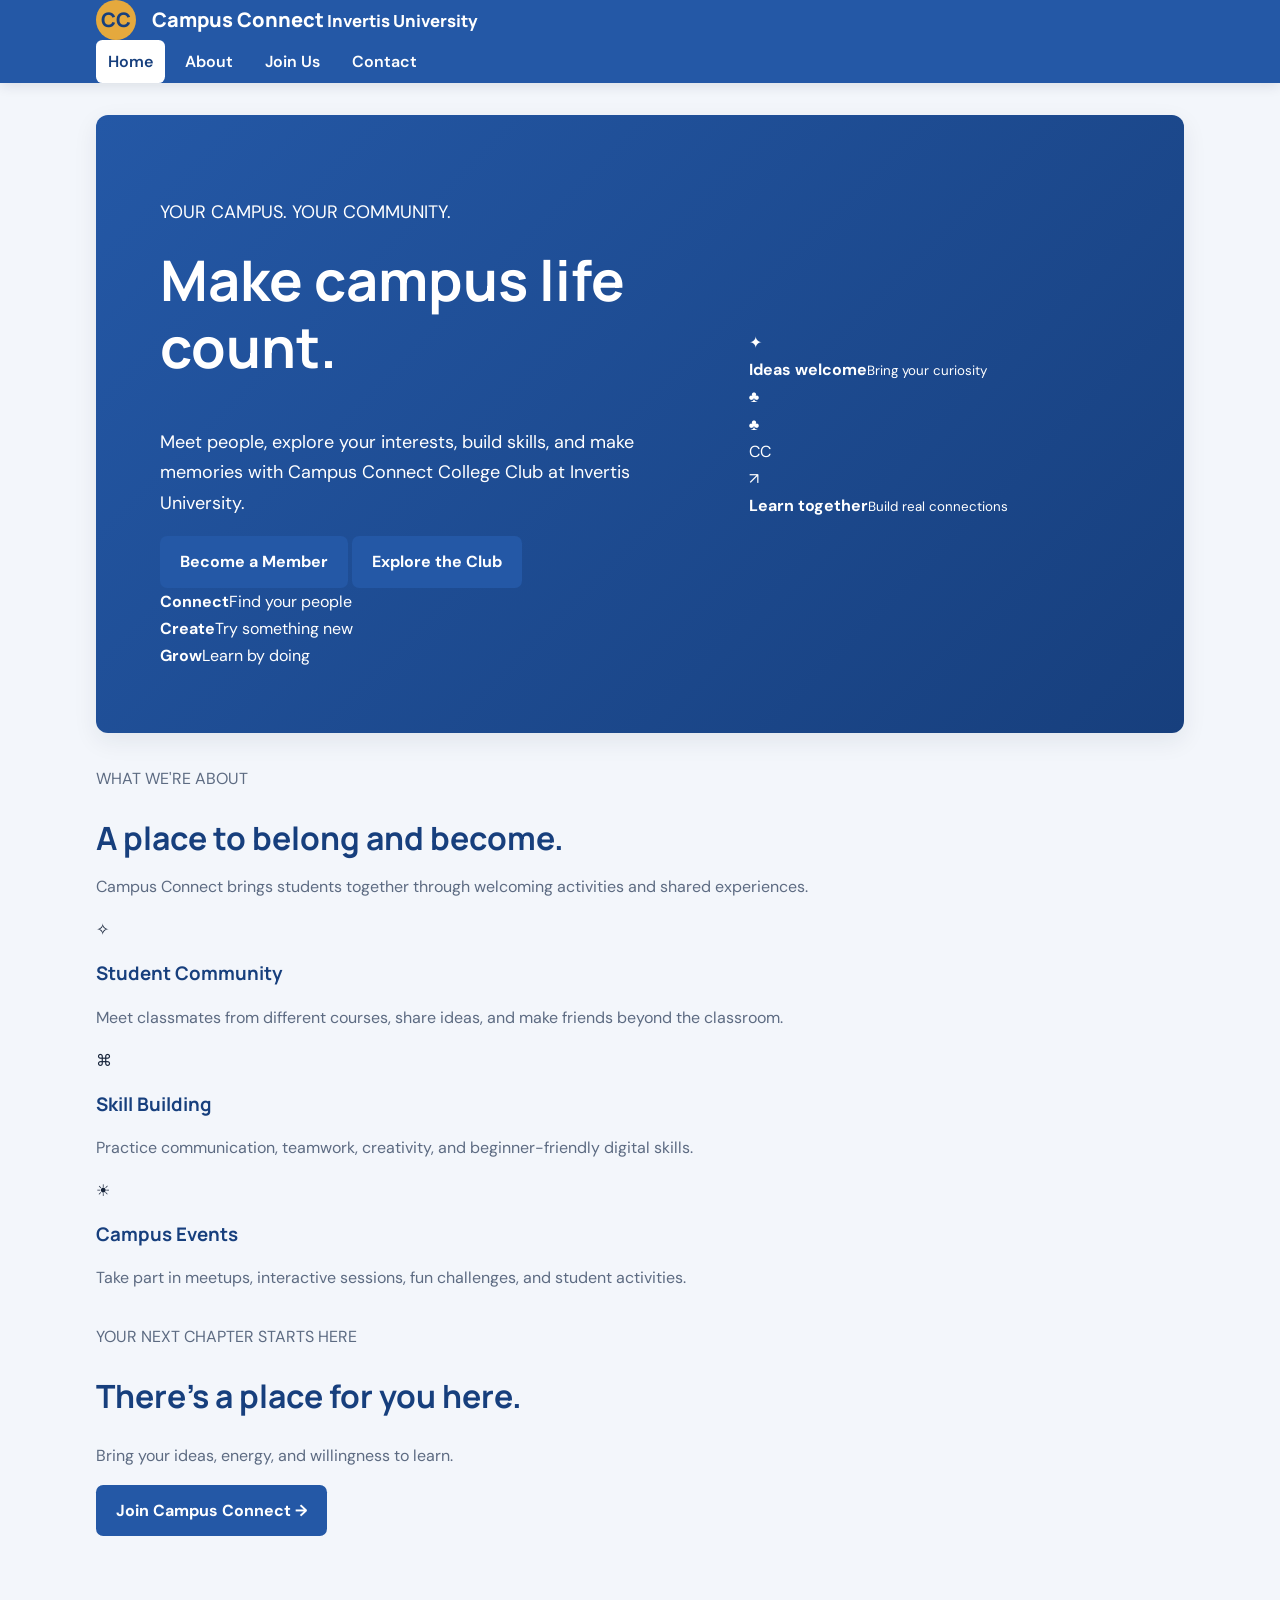
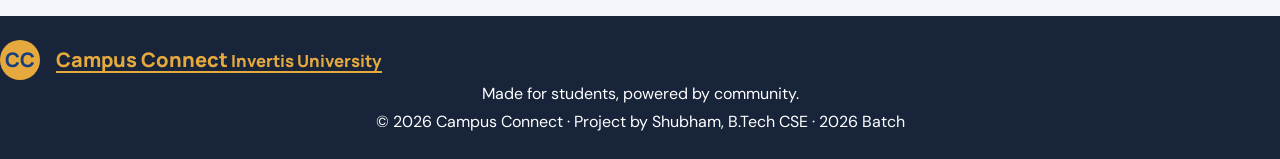
<file: index.html>
<!DOCTYPE html>
<html lang="en">
<head>
  <meta charset="UTF-8">
  <meta name="viewport" content="width=device-width, initial-scale=1.0">
  <meta name="description" content="Campus Connect student club at Invertis University.">
  <title>Campus Connect | Invertis University</title>
  <link rel="icon" type="image/svg+xml" href="favicon.svg">
  <link rel="stylesheet" href="style.css">
</head>
<body>
  <header class="site-header">
    <a class="brand" href="index.html">
      <span class="brand-mark">CC</span>
      <span>Campus Connect<small> Invertis University</small></span>
    </a>
    <nav aria-label="Main navigation">
      <a class="active" href="index.html">Home</a>
      <a href="about.html">About</a>
      <a href="registration.html">Join Us</a>
      <a href="contact.html">Contact</a>
    </nav>
  </header>

  <main>
    <section class="hero">
      <div class="hero-copy">
        <p class="eyebrow">YOUR CAMPUS. YOUR COMMUNITY.</p>
        <h1>Make campus life <span>count.</span></h1>
        <p class="lead">
          Meet people, explore your interests, build skills, and make
          memories with Campus Connect College Club at Invertis University.
        </p>
        <div class="button-row">
          <a class="button" href="registration.html">Become a Member</a>
          <a class="button button-outline" href="about.html">Explore the Club</a>
        </div>

        <div class="quick-facts">
          <div><strong>Connect</strong><span>Find your people</span></div>
          <div><strong>Create</strong><span>Try something new</span></div>
          <div><strong>Grow</strong><span>Learn by doing</span></div>
        </div>
      </div>

      <div class="hero-art" role="img" aria-label="Campus Connect illustration">
        <div class="orbit orbit-one"></div>
        <div class="orbit orbit-two"></div>
        <div class="art-card card-top">
          <span>✦</span>
          <div><strong>Ideas welcome</strong><small>Bring your curiosity</small></div>
        </div>
        <div class="student-illustration">
          <div class="sun"></div>
          <div class="person person-one"><i></i><b></b></div>
          <div class="person person-two"><i></i><b></b></div>
          <div class="plant plant-one">♣</div>
          <div class="plant plant-two">♣</div>
          <div class="laptop">CC</div>
        </div>
        <div class="art-card card-bottom">
          <span>↗</span>
          <div><strong>Learn together</strong><small>Build real connections</small></div>
        </div>
      </div>
    </section>

    <section class="section">
      <div class="section-heading">
        <p class="eyebrow">WHAT WE'RE ABOUT</p>
        <h2>A place to belong <span>and become.</span></h2>
        <p>Campus Connect brings students together through welcoming activities and shared experiences.</p>
      </div>

      <div class="feature-grid">
        <article class="feature-card">
          <div class="feature-icon">✧</div>
          <h3>Student Community</h3>
          <p>Meet classmates from different courses, share ideas, and make friends beyond the classroom.</p>
        </article>
        <article class="feature-card">
          <div class="feature-icon">⌘</div>
          <h3>Skill Building</h3>
          <p>Practice communication, teamwork, creativity, and beginner-friendly digital skills.</p>
        </article>
        <article class="feature-card">
          <div class="feature-icon">☀</div>
          <h3>Campus Events</h3>
          <p>Take part in meetups, interactive sessions, fun challenges, and student activities.</p>
        </article>
      </div>
    </section>

    <section class="cta-band">
      <div>
        <p class="eyebrow">YOUR NEXT CHAPTER STARTS HERE</p>
        <h2>There's a place for you here.</h2>
        <p>Bring your ideas, energy, and willingness to learn.</p>
      </div>
      <a class="button button-light" href="registration.html">Join Campus Connect →</a>
    </section>
  </main>

  <footer class="site-footer">
    <a class="brand brand-footer" href="index.html">
      <span class="brand-mark">CC</span>
      <span>Campus Connect<small> Invertis University</small></span>
    </a>
    <p>Made for students, powered by community.</p>
    <p class="copyright">© 2026 Campus Connect · Project by Shubham, B.Tech CSE · 2026 Batch</p>
  </footer>
</body>
</html>
</file>
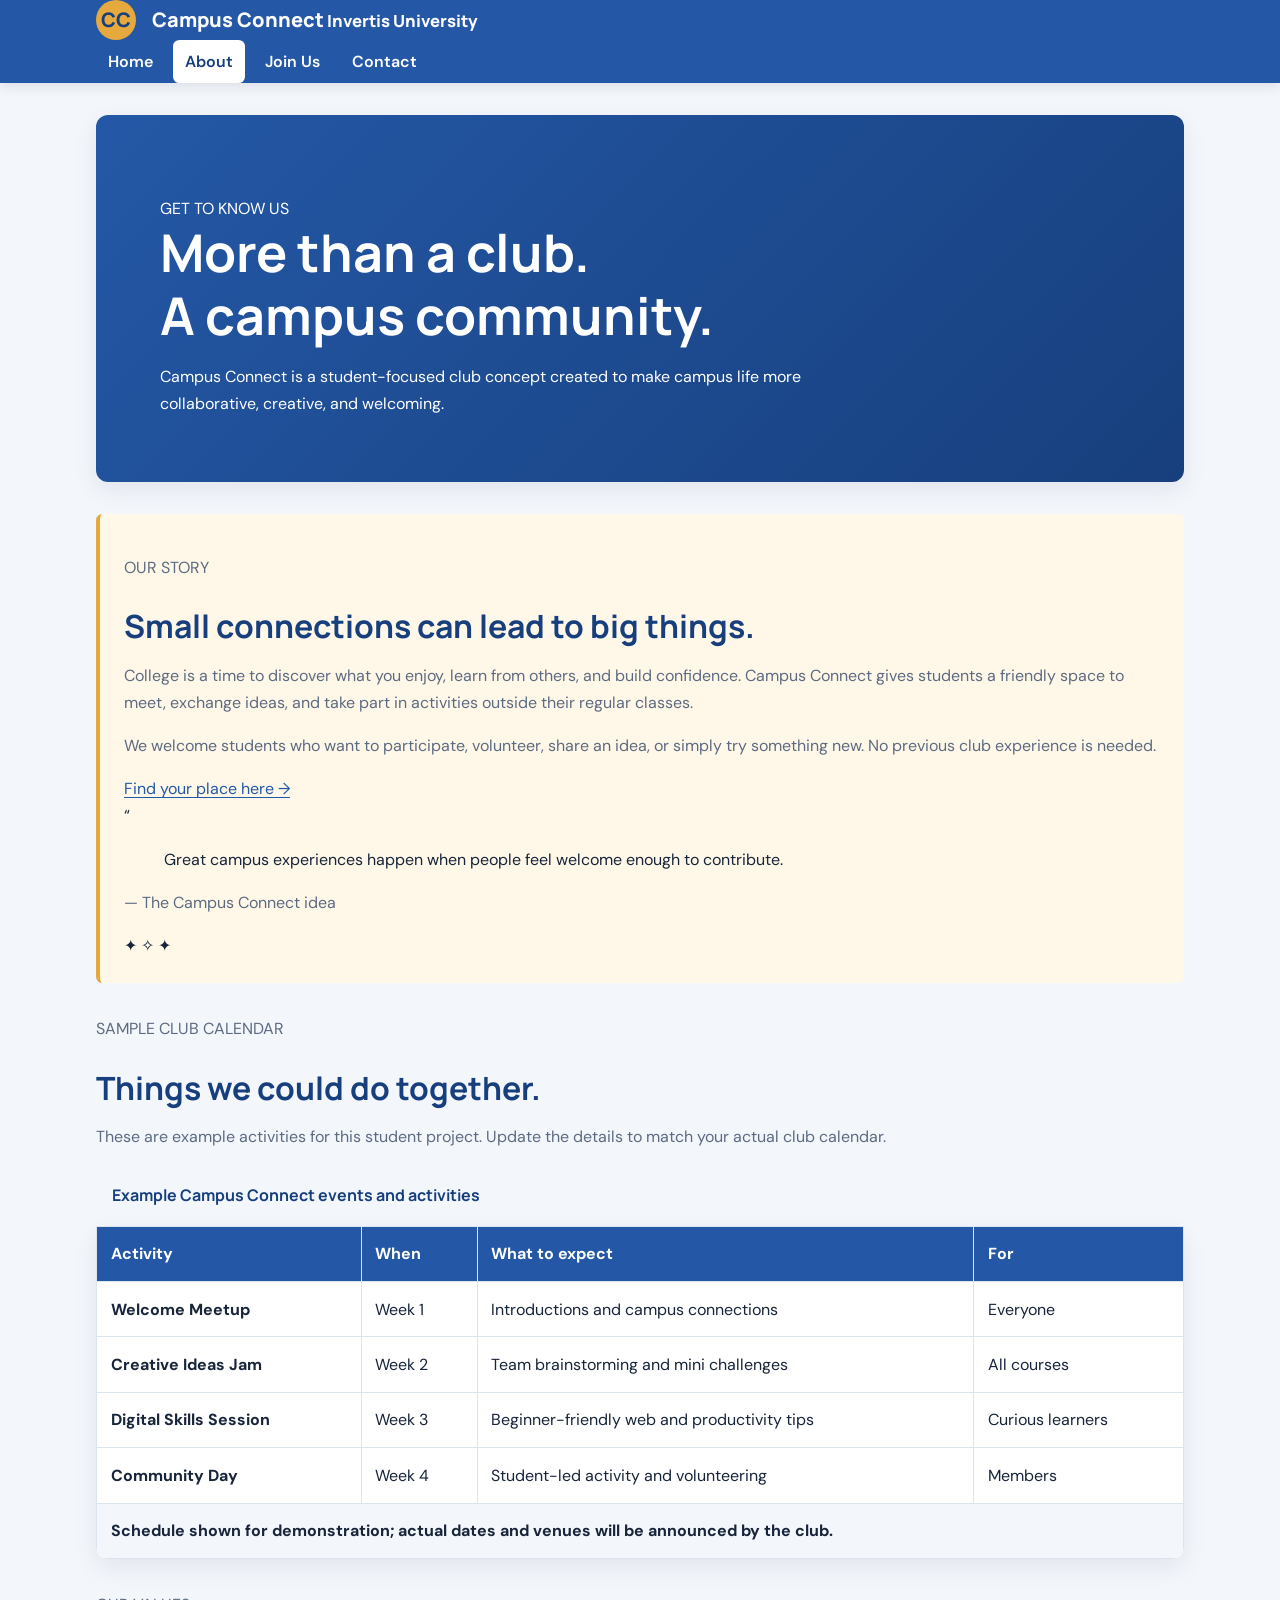
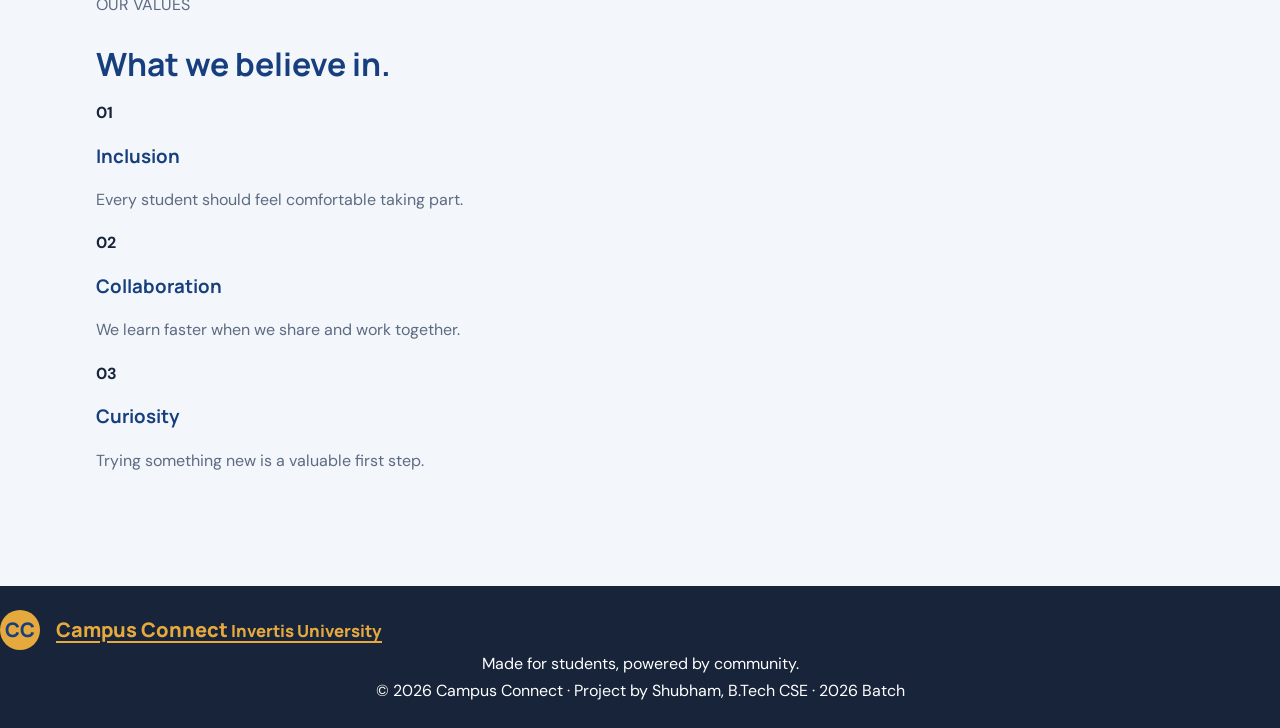
<file: about.html>
<!DOCTYPE html>
<html lang="en">
<head>
  <meta charset="UTF-8">
  <meta name="viewport" content="width=device-width, initial-scale=1.0">
  <meta name="description" content="Learn about Campus Connect College Club.">
  <title>About | Campus Connect</title>
  <link rel="icon" type="image/svg+xml" href="favicon.svg">
  <link rel="stylesheet" href="style.css">
</head>
<body>
  <header class="site-header">
    <a class="brand" href="index.html">
      <span class="brand-mark">CC</span>
      <span>Campus Connect<small> Invertis University</small></span>
    </a>
    <nav aria-label="Main navigation">
      <a href="index.html">Home</a>
      <a class="active" href="about.html">About</a>
      <a href="registration.html">Join Us</a>
      <a href="contact.html">Contact</a>
    </nav>
  </header>

  <main>
    <section class="page-hero">
      <p class="eyebrow">GET TO KNOW US</p>
      <h1>More than a club.<br><span>A campus community.</span></h1>
      <p>Campus Connect is a student-focused club concept created to make campus life more collaborative, creative, and welcoming.</p>
    </section>

    <section class="section" id="join-us">
      <div>
        <p class="eyebrow">OUR STORY</p>
        <h2>Small connections can lead to <span>big things.</span></h2>
        <p>College is a time to discover what you enjoy, learn from others, and build confidence. Campus Connect gives students a friendly space to meet, exchange ideas, and take part in activities outside their regular classes.</p>
        <p>We welcome students who want to participate, volunteer, share an idea, or simply try something new. No previous club experience is needed.</p>
        <a class="text-link" href="registration.html">Find your place here →</a>
      </div>

      <aside class="quote-card">
        <span class="quote-mark">“</span>
        <blockquote>Great campus experiences happen when people feel welcome enough to contribute.</blockquote>
        <p>— The Campus Connect idea</p>
        <div class="quote-decoration">✦ ✧ ✦</div>
      </aside>
    </section>

    <section class="section section-tint">
      <div class="section-heading">
        <p class="eyebrow">SAMPLE CLUB CALENDAR</p>
        <h2>Things we could do <span>together.</span></h2>
        <p>These are example activities for this student project. Update the details to match your actual club calendar.</p>
      </div>

      <div class="table-wrap">
        <table>
          <caption>Example Campus Connect events and activities</caption>
          <thead>
            <tr>
              <th scope="col">Activity</th>
              <th scope="col">When</th>
              <th scope="col">What to expect</th>
              <th scope="col">For</th>
            </tr>
          </thead>
          <tbody>
            <tr>
              <td><strong>Welcome Meetup</strong></td>
              <td>Week 1</td>
              <td>Introductions and campus connections</td>
              <td>Everyone</td>
            </tr>
            <tr>
              <td><strong>Creative Ideas Jam</strong></td>
              <td>Week 2</td>
              <td>Team brainstorming and mini challenges</td>
              <td>All courses</td>
            </tr>
            <tr>
              <td><strong>Digital Skills Session</strong></td>
              <td>Week 3</td>
              <td>Beginner-friendly web and productivity tips</td>
              <td>Curious learners</td>
            </tr>
            <tr>
              <td><strong>Community Day</strong></td>
              <td>Week 4</td>
              <td>Student-led activity and volunteering</td>
              <td>Members</td>
            </tr>
          </tbody>
          <tfoot>
            <tr>
              <td colspan="4">Schedule shown for demonstration; actual dates and venues will be announced by the club.</td>
            </tr>
          </tfoot>
        </table>
      </div>
    </section>

    <section class="section">
      <div class="section-heading">
        <p class="eyebrow">OUR VALUES</p>
        <h2>What we <span>believe in.</span></h2>
      </div>
      <div class="values-grid">
        <div><b>01</b><h3>Inclusion</h3><p>Every student should feel comfortable taking part.</p></div>
        <div><b>02</b><h3>Collaboration</h3><p>We learn faster when we share and work together.</p></div>
        <div><b>03</b><h3>Curiosity</h3><p>Trying something new is a valuable first step.</p></div>
      </div>
    </section>
  </main>

  <footer class="site-footer">
    <a class="brand brand-footer" href="index.html">
      <span class="brand-mark">CC</span>
      <span>Campus Connect<small> Invertis University</small></span>
    </a>
    <p>Made for students, powered by community.</p>
    <p class="copyright">© 2026 Campus Connect · Project by Shubham, B.Tech CSE · 2026 Batch</p>
  </footer>
</body>
</html>
</file>
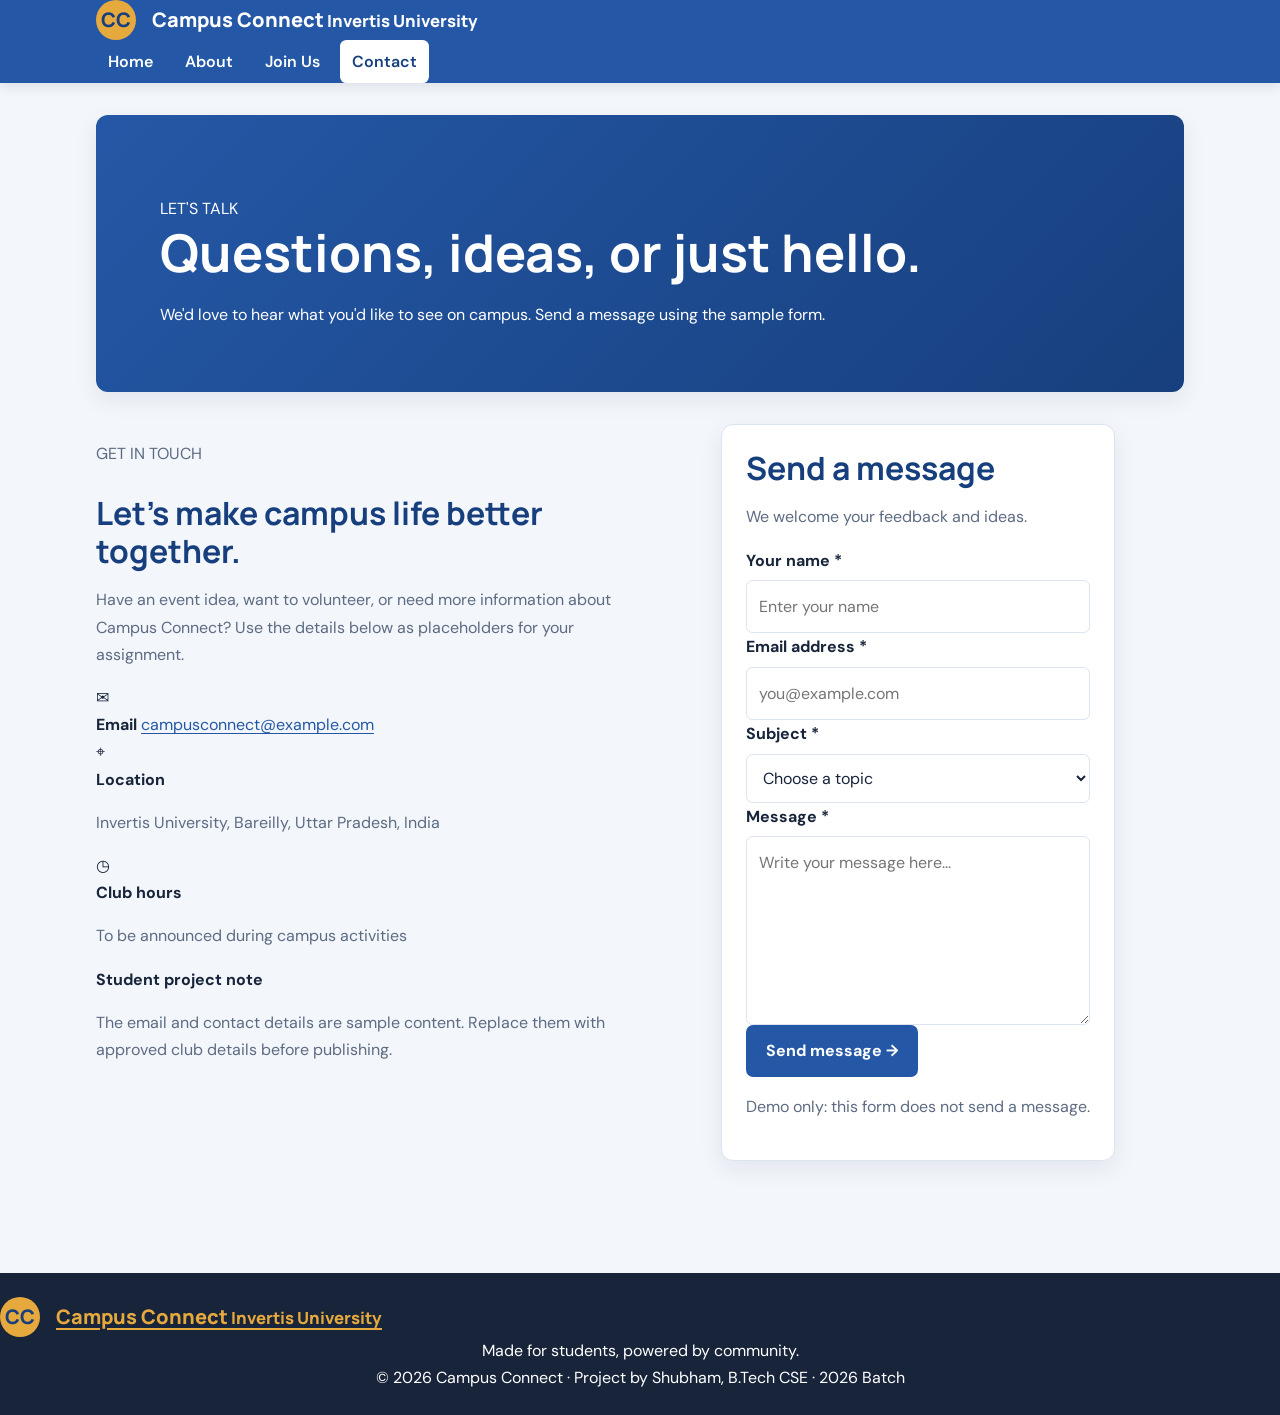
<file: contact.html>
<!DOCTYPE html>
<html lang="en">
<head>
  <meta charset="UTF-8">
  <meta name="viewport" content="width=device-width, initial-scale=1.0">
  <meta name="description" content="Contact Campus Connect at Invertis University.">
  <title>Contact | Campus Connect</title>
  <link rel="icon" type="image/svg+xml" href="favicon.svg">
  <link rel="stylesheet" href="style.css">
</head>
<body>
  <header class="site-header">
    <a class="brand" href="index.html">
      <span class="brand-mark">CC</span>
      <span>Campus Connect<small> Invertis University</small></span>
    </a>
    <nav aria-label="Main navigation">
      <a href="index.html">Home</a>
      <a href="about.html">About</a>
      <a href="registration.html">Join Us</a>
      <a class="active" href="contact.html">Contact</a>
    </nav>
  </header>

  <main>
    <section class="page-hero">
      <p class="eyebrow">LET'S TALK</p>
      <h1>Questions, ideas, <span>or just hello.</span></h1>
      <p>We'd love to hear what you'd like to see on campus. Send a message using the sample form.</p>
    </section>

    <section class="section contact-layout">
      <div class="contact-info">
        <p class="eyebrow">GET IN TOUCH</p>
        <h2>Let's make campus life <span>better together.</span></h2>
        <p>Have an event idea, want to volunteer, or need more information about Campus Connect? Use the details below as placeholders for your assignment.</p>

        <div class="contact-item">
          <span class="contact-icon">✉</span>
          <div>
            <strong>Email</strong>
            <a href="mailto:campusconnect@example.com">campusconnect@example.com</a>
          </div>
        </div>

        <div class="contact-item">
          <span class="contact-icon">⌖</span>
          <div>
            <strong>Location</strong>
            <p>Invertis University, Bareilly, Uttar Pradesh, India</p>
          </div>
        </div>

        <div class="contact-item">
          <span class="contact-icon">◷</span>
          <div>
            <strong>Club hours</strong>
            <p>To be announced during campus activities</p>
          </div>
        </div>

        <div class="contact-note">
          <strong>Student project note</strong>
          <p>The email and contact details are sample content. Replace them with approved club details before publishing.</p>
        </div>
      </div>

      <form class="form-card contact-form" action="#" method="get">
        <h2>Send a message</h2>
        <p class="form-subtitle">We welcome your feedback and ideas.</p>

        <div class="field">
          <label for="name">Your name *</label>
          <input id="name" name="name" type="text" placeholder="Enter your name" autocomplete="name" required>
        </div>

        <div class="field">
          <label for="email">Email address *</label>
          <input id="email" name="email" type="email" placeholder="you@example.com" autocomplete="email" required>
        </div>

        <div class="field">
          <label for="subject">Subject *</label>
          <select id="subject" name="subject" required>
            <option value="">Choose a topic</option>
            <option>Membership</option>
            <option>Events and volunteering</option>
            <option>Collaboration idea</option>
            <option>General question</option>
          </select>
        </div>

        <div class="field">
          <label for="message">Message *</label>
          <textarea id="message" name="message" rows="6" placeholder="Write your message here..." required></textarea>
        </div>

        <button class="button" type="submit">Send message →</button>
        <p class="small-note">Demo only: this form does not send a message.</p>
      </form>
    </section>
  </main>

  <footer class="site-footer">
    <a class="brand brand-footer" href="index.html">
      <span class="brand-mark">CC</span>
      <span>Campus Connect<small> Invertis University</small></span>
    </a>
    <p>Made for students, powered by community.</p>
    <p class="copyright">© 2026 Campus Connect · Project by Shubham, B.Tech CSE · 2026 Batch</p>
  </footer>
</body>
</html>
</file>
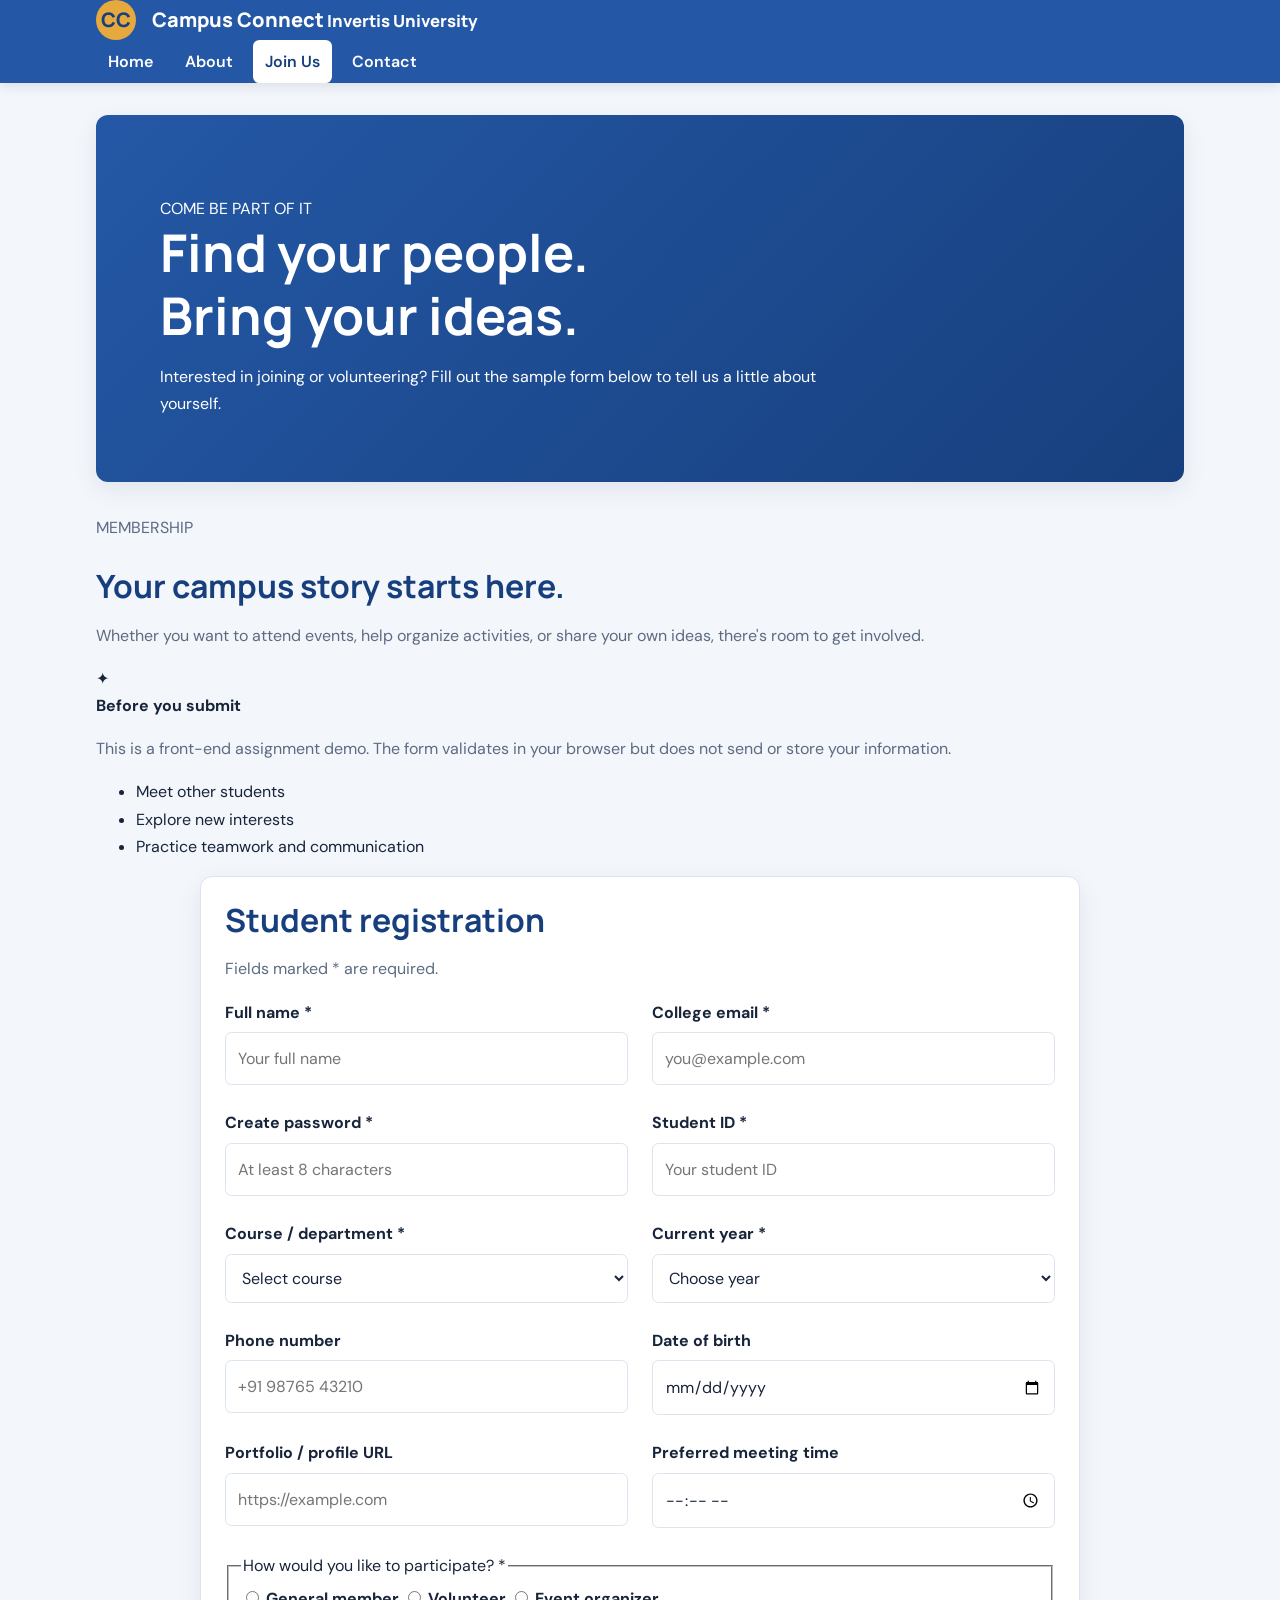
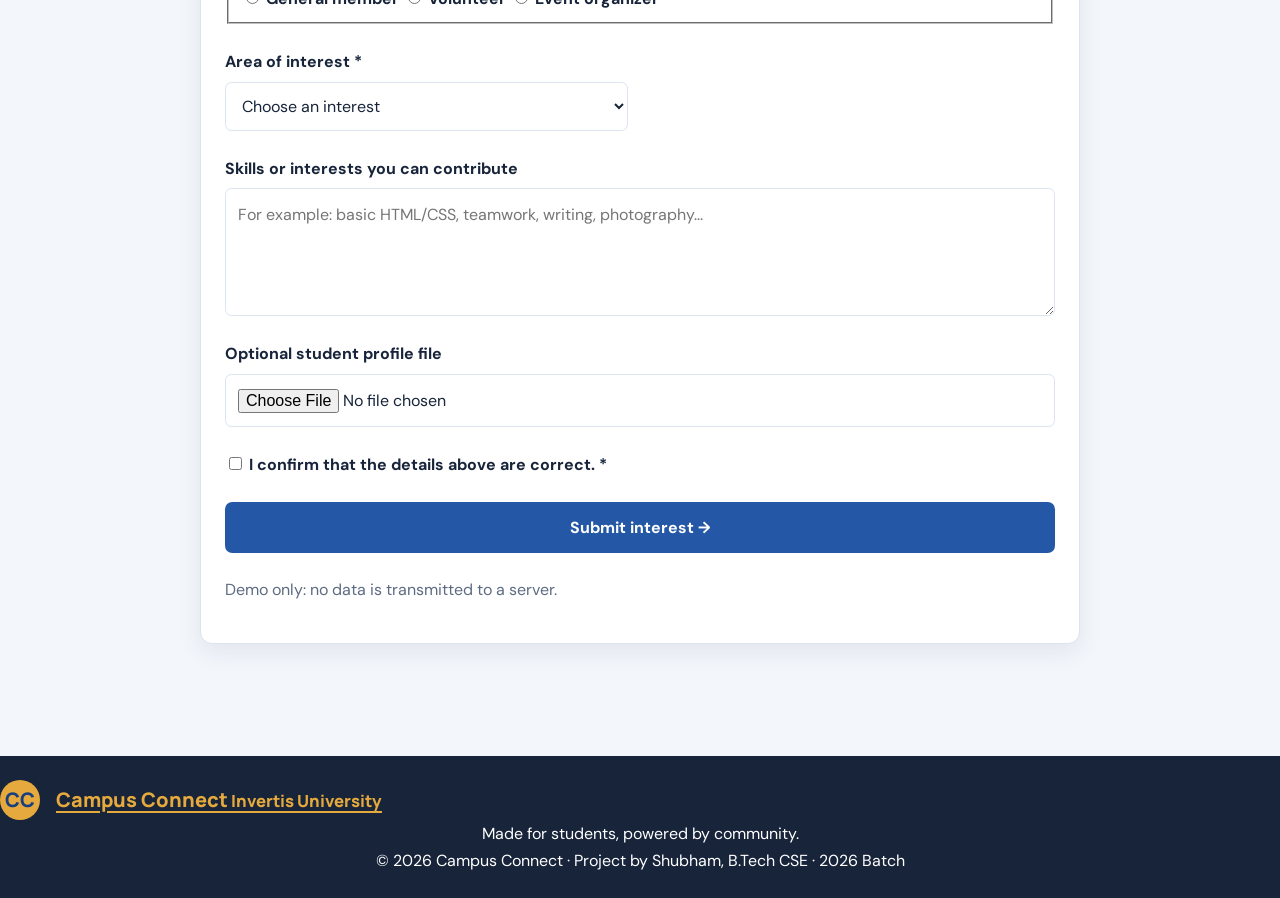
<file: registration.html>
<!DOCTYPE html>
<html lang="en">
<head>
  <meta charset="UTF-8">
  <meta name="viewport" content="width=device-width, initial-scale=1.0">
  <meta name="description" content="Register your interest in joining Campus Connect.">
  <title>Join Us | Campus Connect</title>
  <link rel="icon" type="image/svg+xml" href="favicon.svg">
  <link rel="stylesheet" href="style.css">
</head>
<body>
  <header class="site-header">
    <a class="brand" href="index.html">
      <span class="brand-mark">CC</span>
      <span>Campus Connect<small> Invertis University</small></span>
    </a>
    <nav aria-label="Main navigation">
      <a href="index.html">Home</a>
      <a href="about.html">About</a>
      <a class="active" href="registration.html">Join Us</a>
      <a href="contact.html">Contact</a>
    </nav>
  </header>

  <main>
    <section class="page-hero">
      <p class="eyebrow">COME BE PART OF IT</p>
      <h1>Find your people.<br><span>Bring your ideas.</span></h1>
      <p>Interested in joining or volunteering? Fill out the sample form below to tell us a little about yourself.</p>
    </section>

    <section class="section form-layout">
      <div class="form-intro">
        <p class="eyebrow">MEMBERSHIP</p>
        <h2>Your campus story starts <span>here.</span></h2>
        <p>Whether you want to attend events, help organize activities, or share your own ideas, there's room to get involved.</p>

        <div class="info-note">
          <span>✦</span>
          <div>
            <strong>Before you submit</strong>
            <p>This is a front-end assignment demo. The form validates in your browser but does not send or store your information.</p>
          </div>
        </div>

        <ul class="check-list">
          <li>Meet other students</li>
          <li>Explore new interests</li>
          <li>Practice teamwork and communication</li>
        </ul>
      </div>

      <form class="form-card" action="#" method="get">
        <h2>Student registration</h2>
        <p class="form-subtitle">Fields marked * are required.</p>

        <div class="form-grid">
          <div class="field">
            <label for="full-name">Full name *</label>
            <input id="full-name" name="full-name" type="text" placeholder="Your full name" autocomplete="name" required>
          </div>

          <div class="field">
            <label for="student-email">College email *</label>
            <input id="student-email" name="student-email" type="email" placeholder="you@example.com" autocomplete="email" required>
          </div>

          <div class="field">
            <label for="password">Create password *</label>
            <input id="password" name="password" type="password" minlength="8" placeholder="At least 8 characters" autocomplete="new-password" required>
          </div>

          <div class="field">
            <label for="student-id">Student ID *</label>
            <input id="student-id" name="student-id" type="number" min="1" placeholder="Your student ID" required>
          </div>

          <div class="field">
            <label for="course">Course / department *</label>
            <select id="course" name="course" required>
              <option value="">Select course</option>
              <option>B.Tech CSE</option>
              <option>B.Tech (Other branch)</option>
              <option>BBA</option>
              <option>BCA</option>
              <option>Other</option>
            </select>
          </div>

          <div class="field">
            <label for="year">Current year *</label>
            <select id="year" name="year" required>
              <option value="">Choose year</option>
              <option>1st year</option>
              <option>2nd year</option>
              <option>3rd year</option>
              <option>4th year</option>
              <option>Other</option>
            </select>
          </div>

          <div class="field">
            <label for="phone">Phone number</label>
            <input id="phone" name="phone" type="tel" placeholder="+91 98765 43210" autocomplete="tel" pattern="[+0-9 ()-]{7,20}">
          </div>

          <div class="field">
            <label for="birth-date">Date of birth</label>
            <input id="birth-date" name="birth-date" type="date">
          </div>

          <div class="field">
            <label for="portfolio">Portfolio / profile URL</label>
            <input id="portfolio" name="portfolio" type="url" placeholder="https://example.com">
          </div>

          <div class="field">
            <label for="available-time">Preferred meeting time</label>
            <input id="available-time" name="available-time" type="time">
          </div>

          <fieldset class="field field-full">
            <legend>How would you like to participate? *</legend>
            <div class="choice-row">
              <label class="choice"><input type="radio" name="participation" value="member" required> General member</label>
              <label class="choice"><input type="radio" name="participation" value="volunteer"> Volunteer</label>
              <label class="choice"><input type="radio" name="participation" value="organizer"> Event organizer</label>
            </div>
          </fieldset>

          <div class="field">
            <label for="interest">Area of interest *</label>
            <select id="interest" name="interest" required>
              <option value="">Choose an interest</option>
              <option>Technology</option>
              <option>Design and creativity</option>
              <option>Events and management</option>
              <option>Community activities</option>
              <option>Communication and media</option>
            </select>
          </div>

          <div class="field field-full">
            <label for="skills">Skills or interests you can contribute</label>
            <textarea id="skills" name="skills" rows="3" placeholder="For example: basic HTML/CSS, teamwork, writing, photography..."></textarea>
          </div>

          <div class="field field-full">
            <label for="proof">Optional student profile file</label>
            <input id="proof" name="proof" type="file" accept=".pdf,.jpg,.jpeg,.png">
          </div>

          <div class="field field-full">
            <label class="choice">
              <input type="checkbox" name="agreement" required>
              I confirm that the details above are correct. *
            </label>
          </div>

          <div class="field field-full">
            <button class="button" type="submit">Submit interest →</button>
            <p class="small-note">Demo only: no data is transmitted to a server.</p>
          </div>
        </div>
      </form>
    </section>
  </main>

  <footer class="site-footer">
    <a class="brand brand-footer" href="index.html">
      <span class="brand-mark">CC</span>
      <span>Campus Connect<small> Invertis University</small></span>
    </a>
    <p>Made for students, powered by community.</p>
    <p class="copyright">© 2026 Campus Connect · Project by Shubham, B.Tech CSE · 2026 Batch</p>
  </footer>
</body>
</html>
</file>
<file: style.css>
@import url('https://fonts.googleapis.com/css2?family=DM+Sans:wght@400;500;600;700&family=Manrope:wght@500;600;700;800&display=swap');

/* =================================
   1. CSS DESIGN TOKENS
================================= */
:root {
  --color-ink: #17243a;
  --color-muted: #5d6b82;
  --color-primary: #2458a6;
  --color-primary-dark: #173f7d;
  --color-accent: #e5a93d;
  --color-surface: #ffffff;
  --color-page: #f3f6fb;
  --color-border: #dce4ef;
  --color-success: #24734b;

  --font-body: 'DM Sans', sans-serif;
  --font-heading: 'Manrope', sans-serif;

  --space-1: 0.5rem;
  --space-2: 1rem;
  --space-3: 1.5rem;
  --space-4: 2rem;
  --space-5: 3rem;

  --content-width: 68rem;
  --radius-card: 0.75rem;
  --shadow-card: 0 0.5rem 1.5rem rgb(23 36 58 / 8%);
}

/* =================================
   2. GLOBAL / ELEMENT SELECTORS
================================= */
* {
  box-sizing: border-box;
}

html {
  font-size: 100%;
  scroll-behavior: smooth;
}

body {
  margin: 0;
  color: var(--color-ink);
  background: var(--color-page);
  font-family: var(--font-body);
  font-size: 1rem;
  line-height: 1.7;
}

h1,
h2,
h3,
h4 {
  color: var(--color-primary-dark);
  font-family: var(--font-heading);
  line-height: 1.2;
}

h1 {
  font-size: clamp(2rem, 5vw, 3.25rem);
}

h2 {
  font-size: clamp(1.5rem, 3vw, 2rem);
}

p {
  color: var(--color-muted);
}

img {
  display: block;
  max-width: 100%;
  height: auto;
}

a {
  color: var(--color-primary);
  text-underline-offset: 0.2em;
  transition: color 0.2s ease;
}

a:hover {
  color: var(--color-primary-dark);
}

button,
input,
select,
textarea {
  font: inherit;
}

/* =================================
   3. COMMON PAGE LAYOUT
================================= */
main {
  width: min(92%, var(--content-width));
  min-height: 65vh;
  margin-inline: auto;
  padding-block: var(--space-4);
}

.section {
  margin-block: var(--space-4);
}

.section h2 {
  margin-bottom: var(--space-2);
}

.page-hero {
  margin-bottom: var(--space-4);
  padding: clamp(2rem, 6vw, 4rem);
  border-radius: var(--radius-card);
  background: linear-gradient(
    135deg,
    var(--color-primary),
    var(--color-primary-dark)
  );
  color: var(--color-surface);
  box-shadow: var(--shadow-card);
}

.page-hero h1,
.page-hero h2,
.page-hero p {
  color: var(--color-surface);
}

.page-hero h1 {
  margin-top: 0;
  margin-bottom: var(--space-2);
}

.page-hero p {
  max-width: 65ch;
  margin-bottom: 0;
}

/* =================================
   4. HEADER AND NAVIGATION
================================= */
.site-header {
  color: var(--color-surface);
  background: var(--color-primary);
  box-shadow: 0 0.2rem 0.8rem rgb(23 36 58 / 12%);
}

.site-header a {
  color: var(--color-surface);
  text-decoration: none;
}

.site-header a:hover {
  color: var(--color-accent);
}

.site-header > *,
.site-header .header-inner {
  width: min(92%, var(--content-width));
  margin-inline: auto;
}

.brand {
  display: flex;
  align-items: center;
  gap: var(--space-2);
  font-family: var(--font-heading);
  font-size: 1.25rem;
  font-weight: 800;
}

.brand-mark {
  display: inline-grid;
  width: 2.5rem;
  height: 2.5rem;
  place-items: center;
  border-radius: 50%;
  color: var(--color-primary-dark);
  background: var(--color-accent);
  font-weight: 800;
}

.site-header nav {
  display: flex;
  flex-wrap: wrap;
  align-items: center;
  gap: var(--space-1);
}

.site-header nav a {
  display: inline-block;
  padding: 0.5rem 0.75rem;
  border-radius: 0.4rem;
  font-weight: 600;
}

.site-header nav a:hover,
.site-header nav a.active {
  color: var(--color-primary-dark);
  background: var(--color-surface);
}

/* =================================
   5. HOME PAGE HERO
================================= */
.hero {
  display: grid;
  grid-template-columns: 1.2fr 0.8fr;
  align-items: center;
  gap: var(--space-4);
  padding: clamp(2rem, 6vw, 4rem);
  border-radius: var(--radius-card);
  color: var(--color-surface);
  background: linear-gradient(
    135deg,
    var(--color-primary),
    var(--color-primary-dark)
  );
  box-shadow: var(--shadow-card);
}

.hero h1,
.hero h2,
.hero p {
  color: var(--color-surface);
}

.hero h1 {
  margin-top: 0;
  font-size: clamp(2rem, 5vw, 3.5rem);
}

.hero p {
  max-width: 60ch;
  font-size: 1.125rem;
}

.hero img {
  width: 100%;
  border-radius: var(--radius-card);
}

/* =================================
   6. CARDS AND CONTENT
================================= */
.card,
.form-card {
  padding: var(--space-3);
  border: 1px solid var(--color-border);
  border-radius: var(--radius-card);
  background: var(--color-surface);
  box-shadow: var(--shadow-card);
}

.card h2,
.card h3,
.form-card h2 {
  margin-top: 0;
  color: var(--color-primary-dark);
}

.card p,
.form-card p {
  color: var(--color-muted);
}

.card-grid {
  display: grid;
  grid-template-columns: repeat(auto-fit, minmax(min(100%, 15rem), 1fr));
  gap: var(--space-3);
}

/* =================================
   7. BUTTONS
================================= */
button,
.button,
input[type="submit"] {
  display: inline-block;
  padding: 0.75rem 1.25rem;
  border: 0;
  border-radius: 0.45rem;
  color: var(--color-surface);
  background: var(--color-primary);
  font-weight: 700;
  text-decoration: none;
  cursor: pointer;
  transition: background 0.2s ease, transform 0.2s ease;
}

button:hover,
.button:hover,
input[type="submit"]:hover {
  color: var(--color-surface);
  background: var(--color-primary-dark);
  transform: translateY(-2px);
}

/* =================================
   8. FORMS
================================= */
.form-card {
  max-width: 55rem;
  margin-inline: auto;
}

.form-grid {
  display: grid;
  grid-template-columns: repeat(2, minmax(0, 1fr));
  gap: var(--space-3);
}

.field {
  display: flex;
  flex-direction: column;
  gap: 0.4rem;
}

.field-full {
  grid-column: 1 / -1;
}

.field label {
  color: var(--color-ink);
  font-weight: 700;
}

.field input,
.field select,
.field textarea,
input,
select,
textarea {
  max-width: 100%;
}

.field input:not([type="checkbox"]):not([type="radio"]),
.field select,
.field textarea {
  width: 100%;
  padding: 0.75rem;
  border: 1px solid var(--color-border);
  border-radius: 0.4rem;
  color: var(--color-ink);
  background: var(--color-surface);
}

.field textarea {
  min-height: 8rem;
  resize: vertical;
}

.field input:focus,
.field select:focus,
.field textarea:focus {
  outline: 3px solid rgb(36 88 166 / 18%);
  border-color: var(--color-primary);
}

input[type="checkbox"],
input[type="radio"] {
  accent-color: var(--color-primary);
}

input[type="file"] {
  max-width: 100%;
}

/* =================================
   9. CONTACT PAGE
================================= */
.contact-layout {
  display: grid;
  grid-template-columns: repeat(2, minmax(0, 1fr));
  gap: var(--space-3);
  align-items: start;
}

.contact-layout > * {
  min-width: 0;
}

/* =================================
   10. TABLES
================================= */
table {
  width: 100%;
  border-collapse: collapse;
  overflow: hidden;
  border-radius: var(--radius-card);
  background: var(--color-surface);
  box-shadow: var(--shadow-card);
}

caption {
  padding: var(--space-2);
  color: var(--color-primary-dark);
  font-family: var(--font-heading);
  font-weight: 700;
  text-align: left;
}

th,
td {
  padding: 0.85rem;
  border: 1px solid var(--color-border);
  text-align: left;
}

thead {
  color: var(--color-surface);
  background: var(--color-primary);
}

tfoot {
  background: var(--color-page);
  font-weight: 700;
}

/* =================================
   11. CLASS VS ID CASCADE TEST
================================= */
.section {
  background-color: transparent;
}

/* ID selector wins over .section due to higher specificity. */
#join-us {
  padding: var(--space-3);
  border-left: 0.3rem solid var(--color-accent);
  border-radius: 0.4rem;
  background-color: #fff8e8;
}

/* =================================
   12. FOOTER
================================= */
.site-footer {
  margin-top: var(--space-5);
  padding: var(--space-3) 0;
  color: var(--color-surface);
  background: var(--color-ink);
}

.site-footer p {
  width: min(92%, var(--content-width));
  margin: 0 auto;
  color: var(--color-surface);
  text-align: center;
}

.site-footer a {
  color: var(--color-accent);
}

/* =================================
   13. ACCESSIBILITY
================================= */
a:focus-visible,
button:focus-visible,
input:focus-visible,
select:focus-visible,
textarea:focus-visible {
  outline: 3px solid var(--color-accent);
  outline-offset: 3px;
}

/* =================================
   14. RESPONSIVE DESIGN
================================= */
@media (max-width: 45rem) {
  main {
    padding-block: var(--space-3);
  }

  .hero {
    grid-template-columns: 1fr;
  }

  .form-grid,
  .contact-layout {
    grid-template-columns: 1fr;
  }

  .field-full {
    grid-column: auto;
  }

  .site-header > *,
  .site-header .header-inner {
    padding-block: var(--space-2);
  }

  .site-header nav {
    gap: 0.25rem;
  }

  .site-header nav a {
    padding: 0.4rem 0.55rem;
  }
}

@media (max-width: 30rem) {
  .page-hero,
  .hero {
    padding: var(--space-3);
  }

  .brand {
    font-size: 1.1rem;
  }

  th,
  td {
    padding: 0.55rem;
    font-size: 0.9rem;
  }
}
</file>
